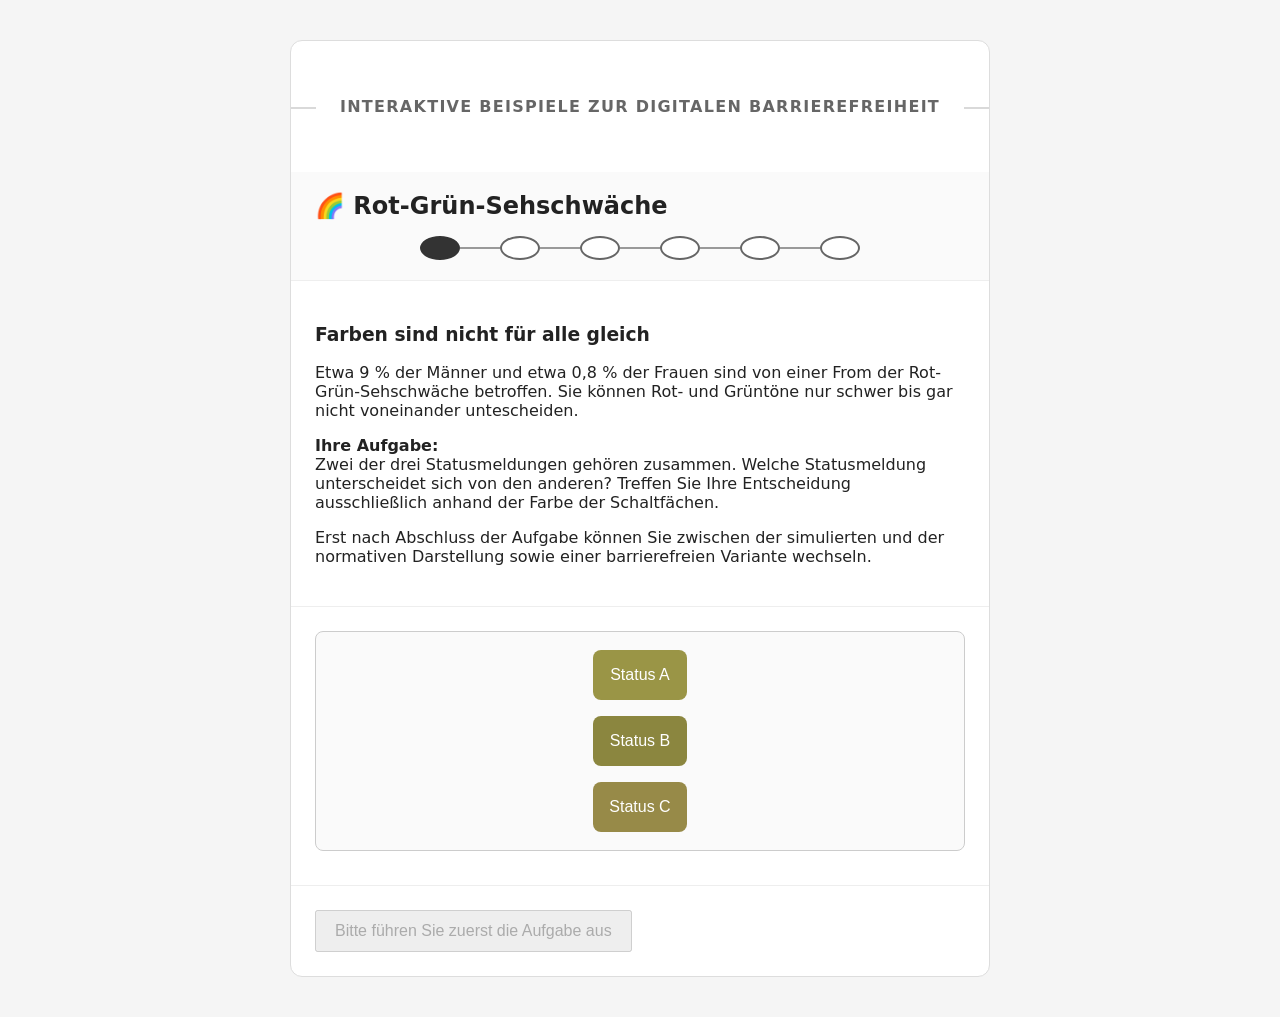
<file: index.html>
<!DOCTYPE html>
<html lang="de">
<head>
    <meta charset="UTF-8">
    <meta name="viewport" content="width=device-width, initial-scale=1.0">

    <title>Barrierefreiheit erleben - Interaktive WCAG-Beispiele</title>

    <meta
    name="description"
    content="Erleben Sie digitale Barrierefreiheit anhand interaktiver Beispiele. Testen Sie Farbkontraste, Tastaturnavigation, Screenreader, Beschriftungen und Responsive Design."
    >
    <link rel="stylesheet" href="css/style.css">
</head>

<body>

<main class="challenge">

    <div class="article-divider">

        <span>Interaktive Beispiele zur digitalen Barrierefreiheit</span>

    </div>

    <header class="challenge-header">
        <h2 id="title"></h2>

        <div id="challengeNavigation" class="challenge-navigation"></div>
    </header>

    <section class="challenge-section">
        <div id="introduction" aria-live="polite"></div>
    </section>

    <section class="challenge-section">

        <div class="challenge-demo">
            <div class="demo-content" id="demo"></div>
        </div>

        <div id="comparisonPanel" class="comparison-panel hidden">

            <h3>Varianten vergleichen</h3>

            <p class="comparison-description">
                Wechseln Sie zwischen den verschiedenen Varianten und beobachten Sie,
                wie sich die Bedienbarkeit verändert.
            </p>

            <div class="comparison-options">

                <div class="toggle-container" id="simulation-toggle">

                    <span id="simulation-left" class="toggle-label active">
                        Normativ
                    </span>

                    <label class="switch">
                        <input type="checkbox" id="toggleView">
                        <span class="slider"></span>
                    </label>

                    <span id="simulation-right" class="toggle-label">
                        Eingeschränkt
                    </span>

                </div>

                <div class="toggle-container">

                    <span id="accessibility-left" class="toggle-label active">
                        Nicht barrierefrei
                    </span>

                    <label class="switch">
                        <input id="accessibility-switch" type="checkbox">
                        <span class="slider"></span>
                    </label>

                    <span id="accessibility-right" class="toggle-label">
                        Barrierefrei
                    </span>

                </div>

            </div>

        </div>

    </section>

    <section class="challenge-section challenge-result" id="result">

        <div id="resultText"></div>

    </section>

    <section class="challenge-section">

        <button id="checkButton" disabled>
            Bitte führen Sie zuerst die Aufgabe aus
        </button>

    </section>

</main>

<script type="module" src="js/app.js"></script>

</body>
</html>
</file>
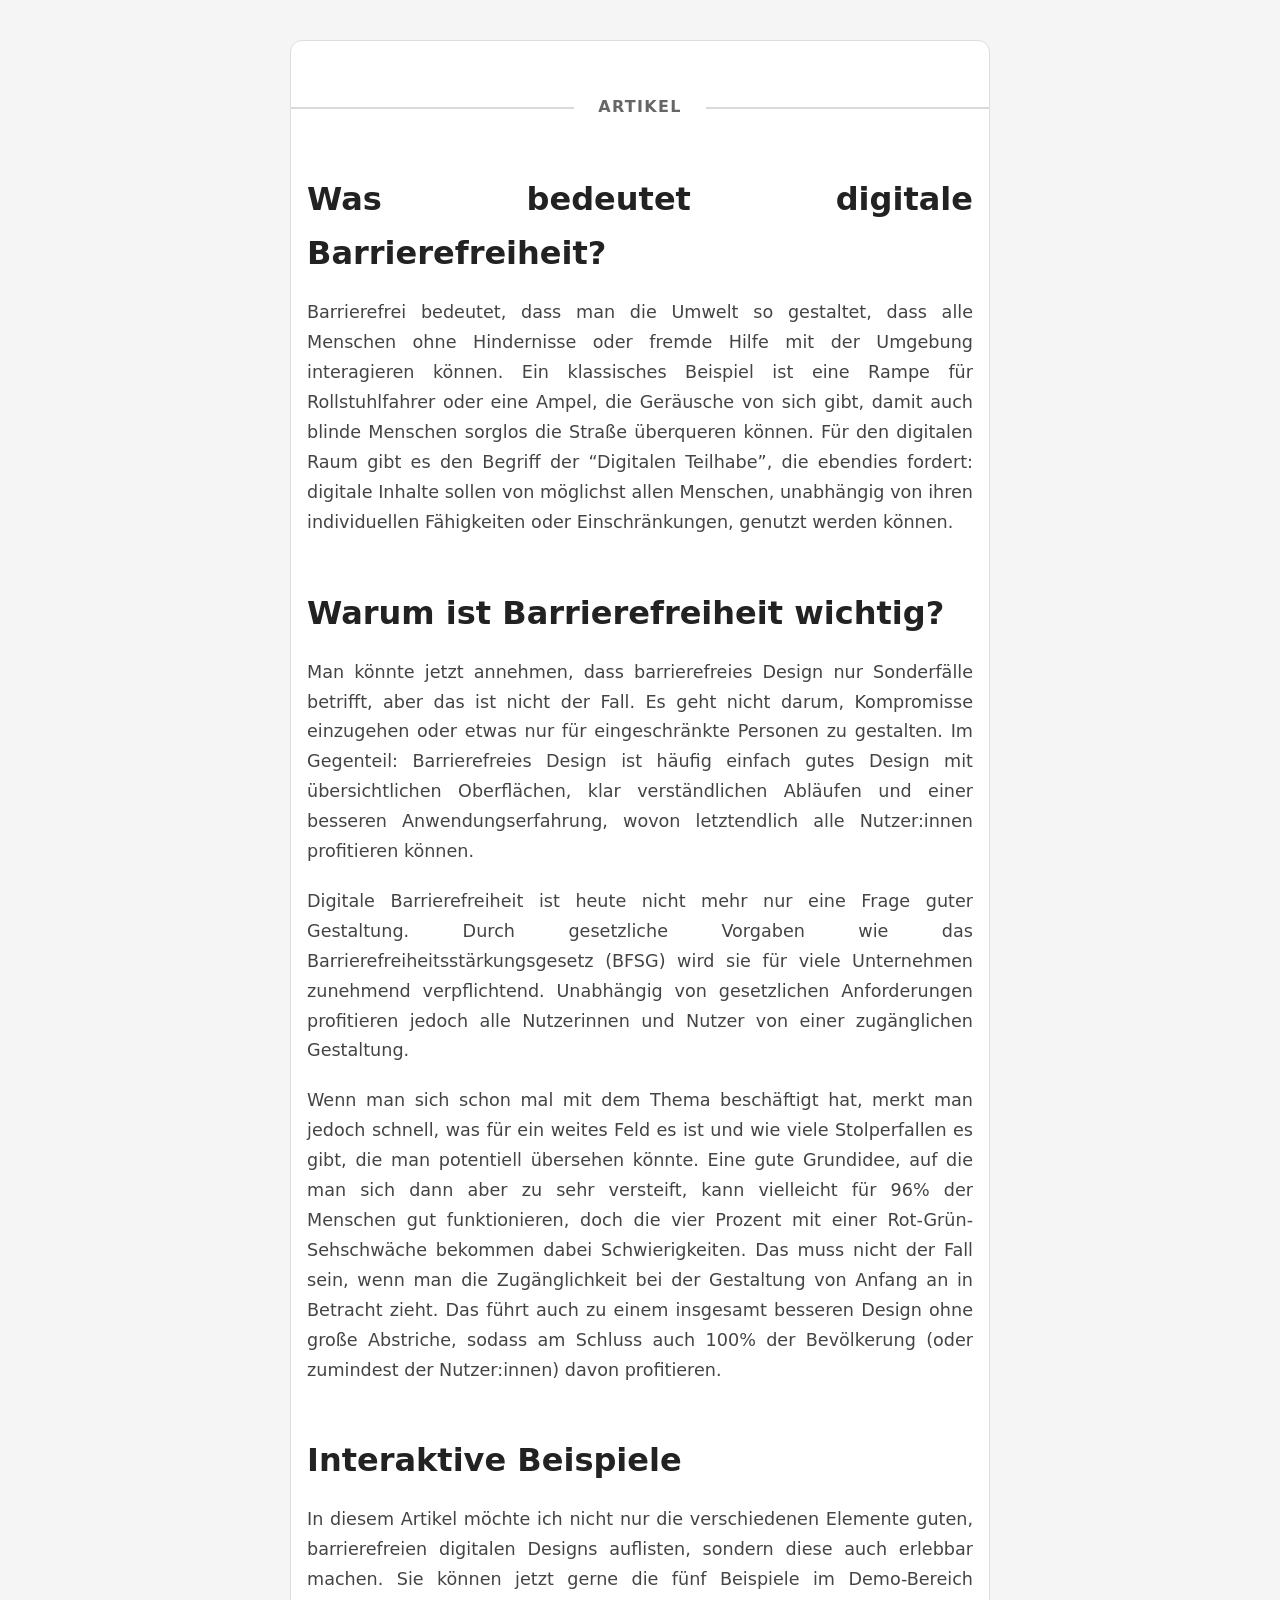
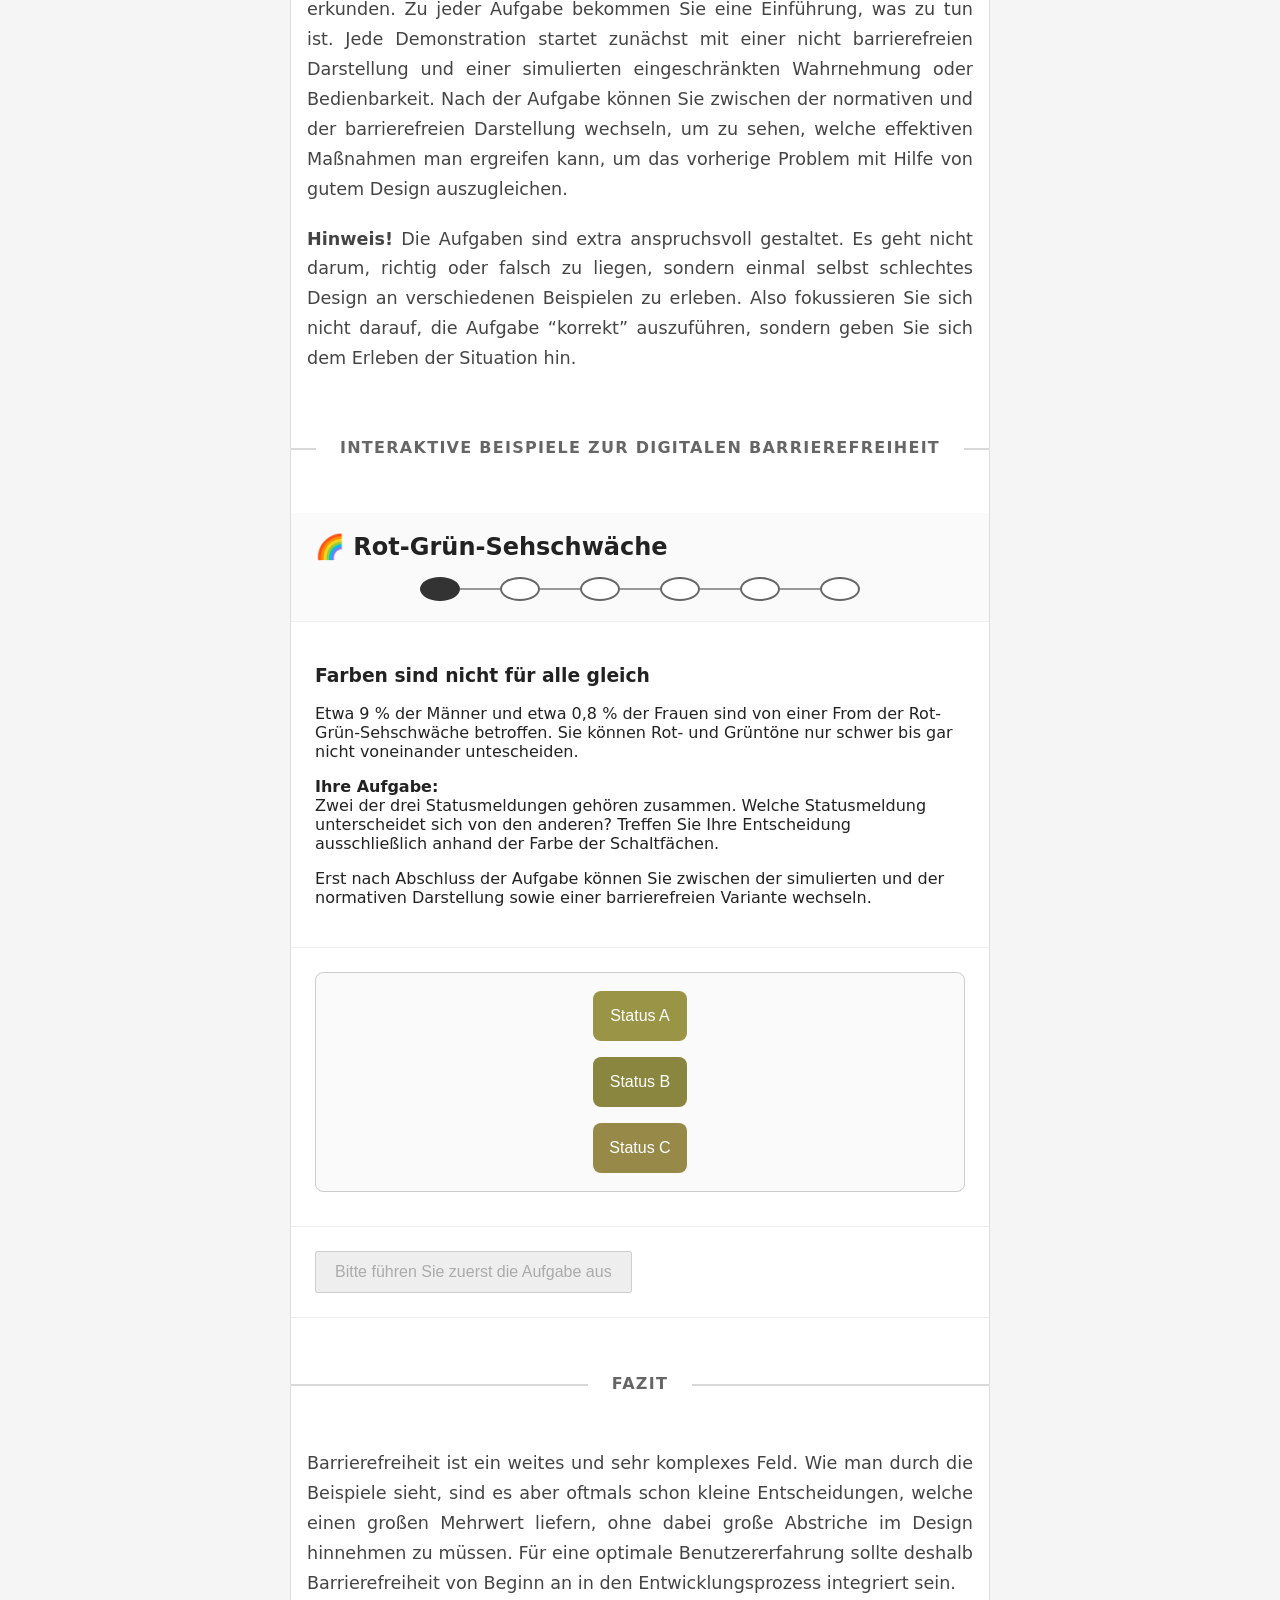
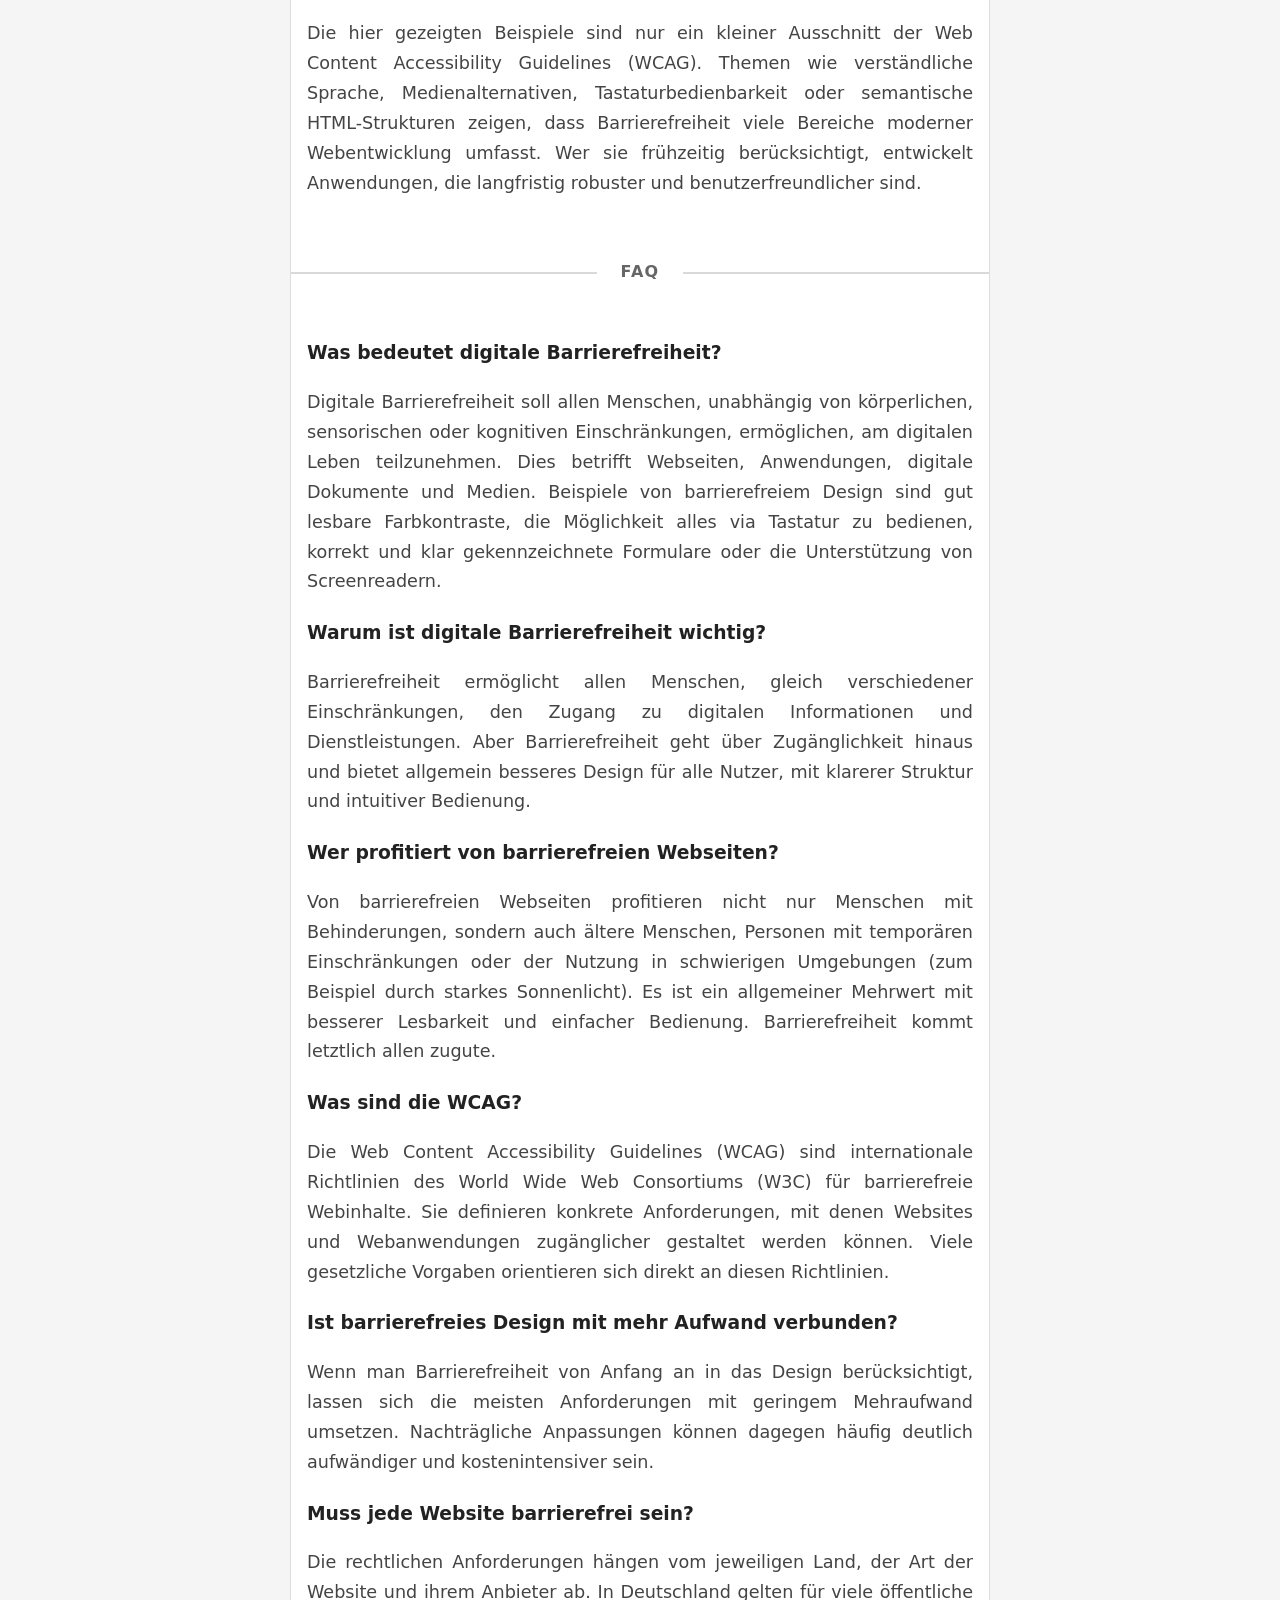
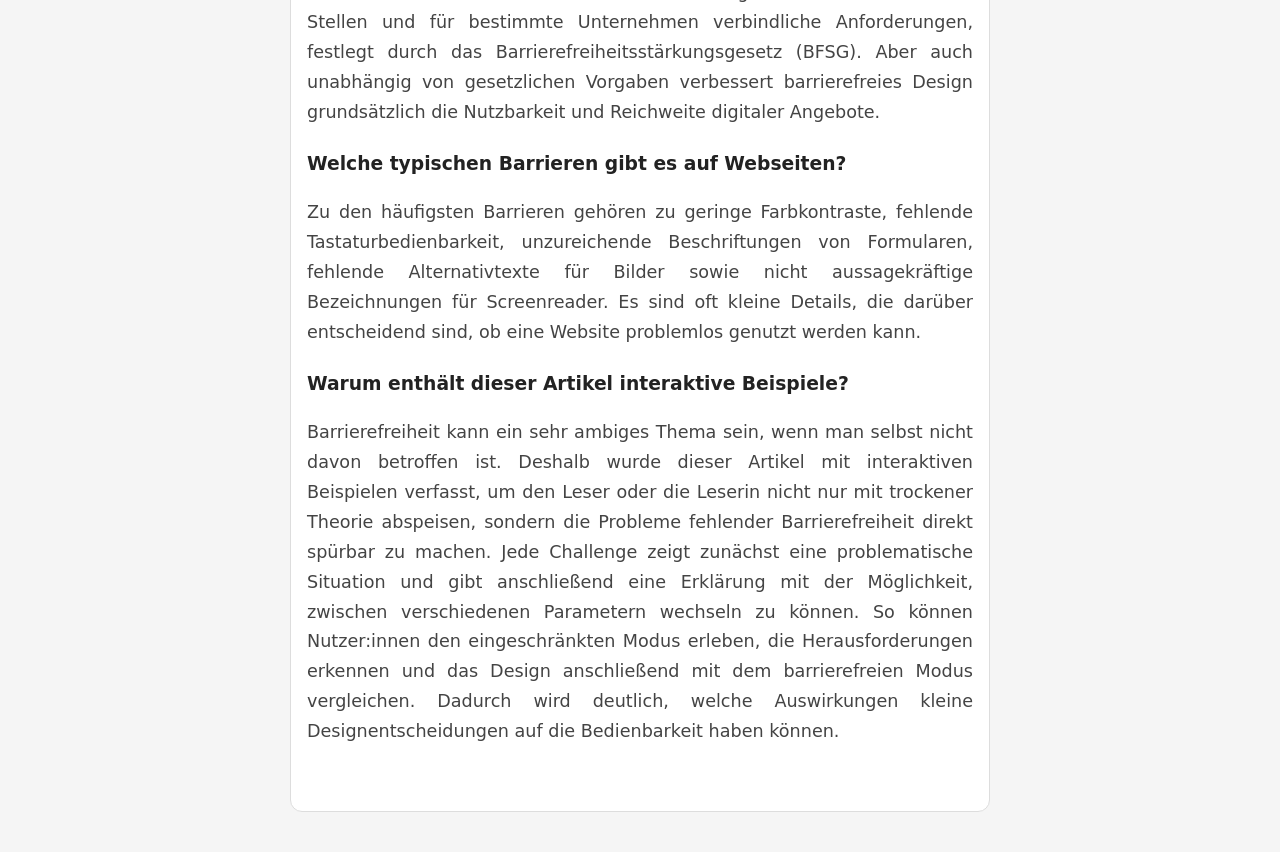
<file: index_full_article.html>
<!DOCTYPE html>
<html lang="de">
<head>
    <meta charset="UTF-8">
    <meta name="viewport" content="width=device-width, initial-scale=1.0">

    <title>Barrierefreiheit erleben - Interaktive WCAG-Beispiele</title>

    <meta
    name="description"
    content="Erleben Sie digitale Barrierefreiheit anhand interaktiver Beispiele. Testen Sie Farbkontraste, Tastaturnavigation, Screenreader, Beschriftungen und Responsive Design."
    >
    <link rel="stylesheet" href="css/style.css">
</head>

<body>

<main class="challenge">

    <div class="article-divider">

        <span>Artikel</span>

    </div>

    <div class="article-content">

        <h2>Was bedeutet digitale Barrierefreiheit?</h2>

        <p>Barrierefrei bedeutet, dass man die Umwelt so gestaltet, dass alle Menschen ohne Hindernisse oder fremde Hilfe mit der Umgebung interagieren können. Ein klassisches Beispiel ist eine Rampe für Rollstuhlfahrer oder eine Ampel, die Geräusche von sich gibt, damit auch blinde Menschen sorglos die Straße überqueren können. Für den digitalen Raum gibt es den Begriff der “Digitalen Teilhabe”, die ebendies fordert: digitale Inhalte sollen von möglichst allen Menschen, unabhängig von ihren individuellen Fähigkeiten oder Einschränkungen, genutzt werden können. </p>

        <h2>Warum ist Barrierefreiheit wichtig?</h2>

        <p>Man könnte jetzt annehmen, dass barrierefreies Design nur Sonderfälle betrifft, aber das ist nicht der Fall. Es geht nicht darum, Kompromisse einzugehen oder etwas nur für eingeschränkte Personen zu gestalten. Im Gegenteil: Barrierefreies Design ist häufig einfach gutes Design mit übersichtlichen Oberflächen, klar verständlichen Abläufen und einer besseren Anwendungserfahrung, wovon letztendlich alle Nutzer:innen profitieren können. </p>

        <p>Digitale Barrierefreiheit ist heute nicht mehr nur eine Frage guter Gestaltung. Durch gesetzliche Vorgaben wie das Barrierefreiheitsstärkungsgesetz (BFSG) wird sie für viele Unternehmen zunehmend verpflichtend. Unabhängig von gesetzlichen Anforderungen profitieren jedoch alle Nutzerinnen und Nutzer von einer zugänglichen Gestaltung.</p>

        <p>Wenn man sich schon mal mit dem Thema beschäftigt hat, merkt man jedoch schnell, was für ein weites Feld es ist und wie viele Stolperfallen es gibt, die man potentiell übersehen könnte. Eine gute Grundidee, auf die man sich dann aber zu sehr versteift, kann vielleicht für 96% der Menschen gut funktionieren, doch die vier Prozent mit einer Rot-Grün-Sehschwäche bekommen dabei Schwierigkeiten. Das muss nicht der Fall sein, wenn man die Zugänglichkeit bei der Gestaltung von Anfang an in Betracht zieht. Das führt auch zu einem insgesamt besseren Design ohne große Abstriche, sodass am Schluss auch 100% der Bevölkerung (oder zumindest der Nutzer:innen) davon profitieren.</p>
        
        <h2>Interaktive Beispiele</h2>

        <p>In diesem Artikel möchte ich nicht nur die verschiedenen Elemente guten, barrierefreien digitalen Designs auflisten, sondern diese auch erlebbar machen. Sie können jetzt gerne die fünf Beispiele im Demo-Bereich erkunden. Zu jeder Aufgabe bekommen Sie eine Einführung, was zu tun ist. Jede Demonstration startet zunächst mit einer nicht barrierefreien Darstellung und einer simulierten eingeschränkten Wahrnehmung oder Bedienbarkeit. Nach der Aufgabe können Sie zwischen der normativen und der barrierefreien Darstellung wechseln, um zu sehen, welche effektiven Maßnahmen man ergreifen kann, um das vorherige Problem mit Hilfe von gutem Design auszugleichen. </p>

        <p><strong>Hinweis!</strong> Die Aufgaben sind extra anspruchsvoll gestaltet. Es geht nicht darum, richtig oder falsch zu liegen, sondern einmal selbst schlechtes Design an verschiedenen Beispielen zu erleben. Also fokussieren Sie sich nicht darauf, die Aufgabe “korrekt” auszuführen, sondern geben Sie sich dem Erleben der Situation hin.</p>
        
    </div>

    <div class="article-divider">

        <span>Interaktive Beispiele zur digitalen Barrierefreiheit</span>

    </div>

    <header class="challenge-header">
        <h2 id="title"></h2>

        <div id="challengeNavigation" class="challenge-navigation"></div>
    </header>

    <section class="challenge-section">
        <div id="introduction" aria-live="polite"></div>
    </section>

    <section class="challenge-section">

        <div class="challenge-demo">
            <div class="demo-content" id="demo"></div>
        </div>

        <div id="comparisonPanel" class="comparison-panel hidden">

            <h3>Varianten vergleichen</h3>

            <p class="comparison-description">
                Wechseln Sie zwischen den verschiedenen Varianten und beobachten Sie,
                wie sich die Bedienbarkeit verändert.
            </p>

            <div class="comparison-options">

                <div class="toggle-container" id="simulation-toggle">

                    <span id="simulation-left" class="toggle-label active">
                        Normativ
                    </span>

                    <label class="switch">
                        <input type="checkbox" id="toggleView">
                        <span class="slider"></span>
                    </label>

                    <span id="simulation-right" class="toggle-label">
                        Eingeschränkt
                    </span>

                </div>

                <div class="toggle-container">

                    <span id="accessibility-left" class="toggle-label active">
                        Nicht barrierefrei
                    </span>

                    <label class="switch">
                        <input id="accessibility-switch" type="checkbox">
                        <span class="slider"></span>
                    </label>

                    <span id="accessibility-right" class="toggle-label">
                        Barrierefrei
                    </span>

                </div>

            </div>

        </div>

    </section>

    <section class="challenge-section challenge-result" id="result">

        <div id="resultText"></div>

    </section>

    <section class="challenge-section">

        <button id="checkButton" disabled>
            Bitte führen Sie zuerst die Aufgabe aus
        </button>

    </section>


    <div class="article-divider">

        <span>Fazit</span>

    </div>

    <div class="article-content">

        <p>Barrierefreiheit ist ein weites und sehr komplexes Feld. Wie man durch die Beispiele sieht, sind es aber oftmals schon kleine Entscheidungen, welche einen großen Mehrwert liefern, ohne dabei große Abstriche im Design hinnehmen zu müssen. Für eine optimale Benutzererfahrung sollte deshalb Barrierefreiheit von Beginn an in den Entwicklungsprozess integriert sein.</p>
    
        <p>Die hier gezeigten Beispiele sind nur ein kleiner Ausschnitt der Web Content Accessibility Guidelines (WCAG). Themen wie verständliche Sprache, Medienalternativen, Tastaturbedienbarkeit oder semantische HTML-Strukturen zeigen, dass Barrierefreiheit viele Bereiche moderner Webentwicklung umfasst. Wer sie frühzeitig berücksichtigt, entwickelt Anwendungen, die langfristig robuster und benutzerfreundlicher sind.</p>

    </div>

        <div class="article-divider">

        <span>FAQ</span>

    </div>

    <div class="article-content">

        <h3>Was bedeutet digitale Barrierefreiheit?</h3>

        <p>Digitale Barrierefreiheit soll allen Menschen, unabhängig von körperlichen, sensorischen oder kognitiven Einschränkungen, ermöglichen, am digitalen Leben teilzunehmen. Dies betrifft Webseiten, Anwendungen, digitale Dokumente und Medien. Beispiele von barrierefreiem Design sind gut lesbare Farbkontraste, die Möglichkeit alles via Tastatur zu bedienen, korrekt und klar gekennzeichnete Formulare oder die Unterstützung von Screenreadern.</p>

        <h3>Warum ist digitale Barrierefreiheit wichtig?</h3>

        <p>Barrierefreiheit ermöglicht allen Menschen, gleich verschiedener Einschränkungen, den Zugang zu digitalen Informationen und Dienstleistungen. Aber Barrierefreiheit geht über Zugänglichkeit hinaus und bietet allgemein besseres Design für alle Nutzer, mit klarerer Struktur und intuitiver Bedienung.</p>

        <h3>Wer profitiert von barrierefreien Webseiten?</h3>

        <p>Von barrierefreien Webseiten profitieren nicht nur Menschen mit Behinderungen, sondern auch ältere Menschen, Personen mit temporären Einschränkungen oder der Nutzung in schwierigen Umgebungen (zum Beispiel durch starkes Sonnenlicht). Es ist ein allgemeiner Mehrwert mit besserer Lesbarkeit und einfacher Bedienung. Barrierefreiheit kommt letztlich allen zugute.</p>

        <h3>Was sind die WCAG?</h3>

        <p>Die Web Content Accessibility Guidelines (WCAG) sind internationale Richtlinien des World Wide Web Consortiums (W3C) für barrierefreie Webinhalte. Sie definieren konkrete Anforderungen, mit denen Websites und Webanwendungen zugänglicher gestaltet werden können. Viele gesetzliche Vorgaben orientieren sich direkt an diesen Richtlinien.</p>

        <h3>Ist barrierefreies Design mit mehr Aufwand verbunden?</h3>

        <p>Wenn man Barrierefreiheit von Anfang an in das Design berücksichtigt, lassen sich die meisten Anforderungen mit geringem Mehraufwand umsetzen. Nachträgliche Anpassungen können dagegen häufig deutlich aufwändiger und kostenintensiver sein.</p>

        <h3>Muss jede Website barrierefrei sein?</h3>

        <p>Die rechtlichen Anforderungen hängen vom jeweiligen Land, der Art der Website und ihrem Anbieter ab. In Deutschland gelten für viele öffentliche Stellen und für bestimmte Unternehmen verbindliche Anforderungen, festlegt durch das Barrierefreiheitsstärkungsgesetz (BFSG). Aber auch unabhängig von gesetzlichen Vorgaben verbessert barrierefreies Design grundsätzlich die Nutzbarkeit und Reichweite digitaler Angebote.</p>

        <h3>Welche typischen Barrieren gibt es auf Webseiten?</h3>

        <p>Zu den häufigsten Barrieren gehören zu geringe Farbkontraste, fehlende Tastaturbedienbarkeit, unzureichende Beschriftungen von Formularen, fehlende Alternativtexte für Bilder sowie nicht aussagekräftige Bezeichnungen für Screenreader. Es sind oft kleine Details, die darüber entscheidend sind, ob eine Website problemlos genutzt werden kann. </p>

        <h3>Warum enthält dieser Artikel interaktive Beispiele?</h3>

        <p>Barrierefreiheit kann ein sehr ambiges Thema sein, wenn man selbst nicht davon betroffen ist. Deshalb wurde dieser Artikel mit interaktiven Beispielen verfasst, um den Leser oder die Leserin nicht nur mit trockener Theorie abspeisen, sondern die Probleme fehlender Barrierefreiheit direkt spürbar zu machen. Jede Challenge zeigt zunächst eine problematische Situation und gibt anschließend eine Erklärung mit der Möglichkeit, zwischen verschiedenen Parametern wechseln zu können. So können Nutzer:innen den eingeschränkten Modus erleben, die Herausforderungen erkennen und das Design anschließend mit dem barrierefreien Modus vergleichen. Dadurch wird deutlich, welche Auswirkungen kleine Designentscheidungen auf die Bedienbarkeit haben können.</p>

    </div>
</main>

<script type="module" src="js/app.js"></script>

</body>
</html>
</file>
<file: css/style.css>
/* Standard CSS */

* {
    box-sizing: border-box;
}

body {
    margin: 40px;
    font-family: system-ui, sans-serif;
    background: #f5f5f5;
    color: #222;
}

button {
    padding: 10px 18px;
    font-size: 16px;
    cursor: pointer;
}

.navigation {
    display: flex;
    align-items: center;
    gap: 20px;
}

.hidden {
    display: none;
}

.article-content {
    max-width: 900px;
    margin: 0 auto 4rem;
    padding: 0 1rem;
    line-height: 1.7;
    text-align: justify;
}

.article-content h2 {
    margin-top: 3rem;
    margin-bottom: 1rem;
    font-size: 2rem;
}

.article-content h2:first-child {
    margin-top: 0;
}

.article-content p {
    margin-bottom: 1.25rem;
    font-size: 1.1rem;
    color: #444;
}

/* Comparison Panel */

.comparison-panel {
    margin-top: 2rem;
    padding: 1.5rem;

    background: #fafafa;
    border: 1px solid #e4e4e4;
    border-radius: 10px;
}

.comparison-panel h3 {
    margin-top: 0;
    margin-bottom: 1rem;
}

.comparison-panel > p {
    margin-top: 0;
    margin-bottom: 2rem;

    color: #666;
}

.comparison-group {
    display: flex;
    flex-direction: column;
    gap: .75rem;

    padding: .75rem 1rem;

    border: 1px solid #ddd;
    border-radius: 8px;

    background: white;
}

.comparison-group h4 {
    margin: 0;
    font-size: 1rem;
    font-weight: 600;
}

.comparison-options {
    display: grid;
    grid-template-columns: repeat(2, 1fr);
    gap: 1rem;
}

/* Switch & SliderStyles */

.switch {
    position: relative;
    display: inline-block;
    width: 52px;
    height: 28px;
}

.switch input {
    opacity: 0;
    width: 0;
    height: 0;
}

.slider {
    position: absolute;
    inset: 0;
    background: #ccc;
    border-radius: 28px;
    transition: .25s;
    cursor: pointer;
}

.slider::before {
    content: "";
    position: absolute;
    width: 22px;
    height: 22px;
    left: 3px;
    top: 3px;
    background: white;
    border-radius: 50%;
    transition: .25s;
}

.switch input:checked + .slider {
    background: #0078d4;
}

.switch input:checked + .slider::before {
    transform: translateX(24px);
}

.toggle-container {
    display: flex;
    align-items: center;
    gap: 10px;
}

.toggle-container.hidden {
    display: none;
}

.toggle-label {
    color: #777;
    font-weight: 400;
    transition: color .2s ease;
}

.toggle-label.active {
    color: #222;
    font-weight: 700;
}

/* Challenge Styles */

.article-divider {
    position: relative;
    max-width: 1100px;
    margin: 3.5rem auto;
    text-align: center;
}

.article-divider::before {
    content: "";
    position: absolute;
    left: 0;
    right: 0;
    top: 50%;
    height: 2px;
    background: #d9d9d9;
}

.article-divider span {
    position: relative;
    background: #fff;
    padding: 0 1.5rem;
    font-size: 1rem;
    font-weight: 700;
    color: #666;
    text-transform: uppercase;
    letter-spacing: .08em;
}

.challenge {
    max-width: 700px;
    margin: auto;
    background: white;
    border: 1px solid #ddd;
    border-radius: 12px;
    overflow: hidden;
}

.challenge-header {
    padding: 20px 24px;
    border-bottom: 1px solid #eee;
    background: #fafafa;
}

.challenge-header h2 {
    margin: 0;
}

.challenge-section {
    padding: 24px;
}

.challenge-section:not(:last-child) {
    border-bottom: 1px solid #eee;
}

.challenge-demo {
    min-height: 220px;
    display: flex;
    justify-content: center;
    align-items: center;
    background: #fafafa;
    border: 1px solid #ccc;
    border-radius: 8px;
    margin-bottom: 10px;
}

.challenge-result {
    display: none;
}

.challenge-result.visible {
    display: block;
}

.challenge-navigation {
    display: flex;
    justify-content: center;
    align-items: center;
    gap: 0;
    margin-top: 1rem;
}

.challenge-dot {
    width: 18px;
    height: 18px;
    border: 2px solid #666;
    border-radius: 50%;
    background: white;
    cursor: pointer;
    transition: all 0.2s ease;
    flex-shrink: 0;
}

.challenge-dot:hover {
    transform: scale(1.1);
}

.challenge-dot.active {
    background: #333;
    border-color: #333;
}

.challenge-dot.completed {
  background: #4caf50;
  border-color: #4caf50;
}

.challenge-line {
    width: 40px;
    height: 2px;
    background: #999;
}

/* Colorblindness Simulation Styles */

.status {
    padding: 1rem;
    border: none;
    border-radius: 8px;
    font-size: 1rem;
    cursor: pointer;
    color: white;
}

.status-list {
    display: flex;
    flex-direction: column;
    gap: 1rem;
}

.status.selected {
    outline: 3px solid #0066cc;
    outline-offset: 3px;
    transform: scale(1.02);
}

.accessible .status-failure {
    border: 3px solid #222;
}

/* Contrast Simulation Styles */

.password-dialog {
    display: flex;
    flex-direction: column;
    gap: 0.4rem;
    width: 380px;
    padding-top: 1.5rem;
    padding-bottom: 1rem;
}

.password-dialog h3 {
    margin: 0 0 0.5rem;
    color: #222;
}

.password-dialog label {
    margin-top: 0.5rem;
    font-size: 0.95rem;
    color: #555;
}

.password-dialog input {
    padding: 0.6rem 0.75rem;
    font-size: 1rem;
    color: #333;
    border: 1px solid #d6d6d6;
}

.password-rules {
    width: 80%;
    align-self: center;
    margin-top: 1rem;
    padding: 1.1rem 1rem;
    border-radius: 8px;
    background: #f8f8f8;
    border: 1px solid #ececec;
}

.password-rules h4 {
    margin: 0 0 0.6rem;
    color: #666;
}

.password-rules ul {
    margin: 0;
    padding-left: 1.25rem;
}

.password-rules li {
    margin-bottom: 0.35rem;
    color: #b7b7b7;
}

.password-rules li:last-child {
    margin-bottom: 0;
}

.password-rules .fulfilled {
    color: inherit;
    font-weight: 700;
    color:#b9b9b9
}

.accessible .password-dialog h3 {
    color: #111;
}

.accessible .password-dialog label {
    color: #222;
}

.accessible .password-dialog input {
    color: #222;
    border-color: #999;
}

.accessible .password-rules {
    background: #e6e6e6;
    border: 1px solid #ababab;
}

.accessible .password-rules h4 {
    color: #222;
}

.accessible .password-rules li {
    color: #222;
}

.accessible .password-rules .fulfilled {
    color: inherit;
    font-weight: 700;
}

.low-contrast .password-dialog label,
.low-contrast .password-dialog h3 {
    color: #cfcfcf;
}

.low-contrast .password-dialog input {
    color: #cfcfcf;
    border-color: #ededed;
}

.low-contrast .password-rules  {
    background: #fafafa;
    border: 1px solid #fafafa;
}

.low-contrast .password-rules li {
    color: #f5f5f5;
}

.low-contrast .password-rules h4 {
    color: #d1d1d1;
}

.low-contrast .password-rules .fulfilled {
    color: #f4f4f4;
}

.low-contrast .password-dialog button {
    color: #cfcfcf;
    background: #f3f3f3;
    border-color: #e8e8e8;
}

.low-contrast .password-dialog input:focus,
.low-contrast .password-dialog input:focus-visible {
    outline-color: #cfcfcf;
    border-color: #cfcfcf;
    box-shadow: 0 0 0 2px #eeeeee;
}

.low-contrast.accessible .password-dialog {
    color: #222;
}

.low-contrast.accessible .password-dialog h3 {
    color: #bcbcbc;
}

.low-contrast.accessible .password-dialog label {
    color: #c6c6c6;
}

.low-contrast.accessible .password-dialog input {
    color: #cfcfcf;
    border-color: #d2d2d2;
}

.low-contrast.accessible .password-dialog button {
    color: #c0bfbf;
    background: #f6f6f6;
    border-color: #c0bfbf;
}

.low-contrast.accessible .password-rules {
    background: #efefef;
    border: 1px solid #d2d2d2;
}

.low-contrast.accessible .password-dialog h4 {
    color: #bebebe;
}

.low-contrast.accessible .password-rules li {
    color: #c4c4c4;
}

.low-contrast.accessible .password-rules .fulfilled {
    color: #c0c0c0;
    font-weight: 700;
}

.low-contrast.accessible .password-dialog input:focus-visible {
    outline: 2px solid #161618;
    outline-offset: 2px;
    border-color: #161618;
    box-shadow: none;
}

.low-contrast.accessible .password-error {
    color: #b97b86;
}

.low-contrast.accessible .password-success {
    color: #6d9c74;
}

.password-error,
.password-success {
    margin-top: .75rem;
    text-align: center;
    font-weight: 600;
}

.password-error {
    color: #b00020;
}

.password-success {
    color: #0b7a28;
}

.password-error.hidden,
.password-success.hidden {
    display: none;
}

.low-contrast .password-error {
    color: #d3b6bc;
}

.low-contrast .password-success {
    color: #b7cfb9;
}

.low-contrast.accessible .password-error {
    color: #f6bbbd;
}

.low-contrast.accessible .password-success {
    color: #bddbc0;
}

/* Keyboard Simulation Styles */

.login-dialog {
    display: flex;
    flex-direction: column;
    gap: 0.35rem;
    width: 380px;
}

.login-dialog input {
    padding: 0.5rem;
}

.login-dialog label:not(.checkbox-row) {
    margin-top: 0.6rem;
}

.forgot-password {
    margin-top: 0.15rem;
    font-size: .9rem;
}

.checkbox-row {
    display: flex;
    align-items: center;
    gap: .5rem;
    cursor: pointer;
    margin-top: 0.4rem;
    font-size: 0.9rem;
}

.checkbox-row input {
    margin: 0;
}

.button-row {
    display: flex;
    justify-content: center;
    gap: 1rem;
    margin: 1.5rem 0 1rem;
}

.button-row button {
    min-width: 110px;
    border-radius: 6px;
}

.login-dialog :focus,
.login-dialog :focus-visible {
    outline: none;
    box-shadow: none;
}

.checkbox-row:focus-within {
    outline: none;
    background: transparent;
}

.keyboard-simulation button,
.keyboard-simulation input,
.keyboard-simulation a,
.keyboard-simulation label {
    pointer-events: none;
}

.accessible .login-dialog :focus-visible {
    outline: 2px solid #005fcc;
    outline-offset: 2px;
}

.accessible .checkbox-row:focus-within {
    outline: 2px solid #005fcc;
    outline-offset: 2px;
    border-radius: 4px;
}

.accessible .checkbox-row input:focus-visible {
    outline: none;
    box-shadow: none;
}

/* Missing Labels Simulation Styles */

.form-row {
    display: grid;
    grid-template-columns: 1fr 1fr;
    gap: 1rem;
}

.form-group {
    display: flex;
    flex-direction: column;
    gap: .35rem;
}

.form-dialog {
    width: 430px;
    display: flex;
    flex-direction: column;
    gap: 1rem;
}

.missing-label {
    display: none;
}

.input-prefix {
    display: flex;
    align-items: center;
    border: 1px solid #cfcfcf;
    border-radius: 6px;
    overflow: hidden;
    background: white;
}

.input-prefix span {
    padding: 0 .8rem;
    background: #f5f5f5;
    border-right: 1px solid #ddd;
    font-weight: 600;
    color: #555;
    user-select: none;
}

.input-prefix input {
    flex: 1;
    border: none;
    outline: none;
    padding: .65rem .8rem;
    font: inherit;
}

.input-prefix.modified {
    background: #f5f5f5;
    border-color: #888;
}

/* Screenreader Simulation Styles */

.screenreader-content {
    display: flex;
    flex-direction: column;
    align-items: center;

    height: 250px;
}

.screenreader-demo {
    position: relative;

    width: 500px;
    height: 80px;

    background: white;
    overflow: hidden;
}

.screen-overlay {
    position: absolute;
    inset: 0;

    background: black;
    pointer-events: all;
}

.screenreader-status {
    min-height: 110px;
    margin-top: 1.5rem;
    margin-bottom: 1rem;

    text-align: center;
}

.screenreader-status.hidden {
    visibility: hidden;
    opacity: 0;
    pointer-events: none;
}

.screenreader-hint {
    margin: .5rem 0 1.2rem;
}

#restartNavigation {
    margin-bottom: .5rem;
}

.header {
    display: flex;
    grid-template-columns: 1fr auto;
    justify-content: space-between;
    align-items: center;

    width: 100%;
    padding: 20px 28px;
}

.logo {
    font-size: 1.4rem;
    font-weight: 700;
}

.nav-item {
    position: relative;
    display: flex;
    align-items: center;
    justify-content: center;

    width: 44px;
    height: 44px;

    border: none;
    background: transparent;
    cursor: pointer;
    border-radius: 6px;

    color: #333;
    text-decoration: none;
}

.nav-item.selected {
    outline: 3px solid #1976d2;
    background: #e3f2fd;
}

.nav-item svg {
    width: 24px;
    height: 24px;
    display: block;
    flex-shrink: 0;
}

.nav-item:focus {
    outline: 3px solid #1976d2;
    outline-offset: 1px;
}

.nav-item:focus-visible {
    outline: 3px solid #1976d2;
    outline-offset: 1px;
}

.cart-badge {
    position: absolute;
    top: 2px;
    right: 0;

    min-width: 18px;
    height: 18px;

    padding: 0 5px;

    display: flex;
    align-items: center;
    justify-content: center;

    border-radius: 999px;

    background: #d32f2f;
    color: white;

    font-size: 11px;
    font-weight: 700;
    line-height: 1;
}

/* Responsive Design Simulation Styles */

.zoom-demo{
    width:100%;
}

.zoom-browser{
    width:650px;
    margin:auto;
    border:2px solid #666;
    border-radius:10px;
    overflow:hidden;
    background:white;
}

.browser-bar{
    padding:18px 20px;
    background:#efefef;
    border-bottom:1px solid #ddd;
    text-align:right;
    font-size:22px;
    font-weight:700;
}

.zoom-viewport {
    width: 650px;
    height: 420px;

    overflow: auto;

    border: 2px solid #666;
    border-radius: 8px;

    background: white;
}

.zoom-viewport.no-scroll {
    overflow-x: hidden;
    overflow-y: auto;
}

.zoom-content {
    width: max-content;
    padding: 8px;
    transform: none;
    transform-origin: top left;
    transition: transform .45s ease;
}

.zoom-content.zoomed {
    transform: scale(4);
}

.zoom-viewport:not(.no-scroll) .zoom-content {
    min-height: 100%;
}

.dashboard{
    width:980px;
    padding:24px;
    font-size:26px;
}

.dashboard h2{
    font-size:42px;
    margin-bottom:40px;
}

.dashboard-card{
    background:white;
    border:1px solid #ddd;
    border-radius:10px;
    padding:18px;

    display:flex;
    flex-direction:column;
    align-items: center;
    text-align: center;
    gap:16px;
    
    box-shadow:0 2px 6px rgba(0,0,0,.08);
}

.dashboard-card h3{
    margin:0;
    font-size:34px;
}

.dashboard-card p{
    margin:0;
    color:#666;
    font-size:24px;
}

.edit-button{
    align-self:center;
    padding:18px 30px;
    font-size:22px;
    border-radius:10px;
}

.dashboard-grid{
    display:grid;
    grid-template-columns:repeat(2,300px);
    gap:24px;
}

.dashboard.accessible{
    width:100%;
    padding: 16px;
}

.dashboard.accessible h2 {
    font-size: 36px;
    margin-bottom: 28px;
}

.dashboard.accessible .dashboard-card h3 {
    font-size: 26px;
}

.dashboard.accessible .dashboard-card p {
    font-size: 20px;
}

.dashboard.accessible .dashboard-card button {
    font-size: 18px;
    padding: 14px 22px;
}

.dashboard.accessible .dashboard-grid {
    grid-template-columns: 1fr;
    gap: 16px;
}

.dashboard.accessible .dashboard-card {
    width: 100%;
    max-width: 420px;
    align-items: flex-start;
    text-align: left;
    padding: 16px;
    gap: 12px;
}

.dashboard.accessible .dashboard-card button {
    align-self: flex-start;
}

.dashboard.accessible .zoom-content {
    width: auto;
}

.dashboard-card .edit-button.selected {
    box-shadow: 0 0 0 5px rgba(5, 118, 231, 0.25);
}
</file>
